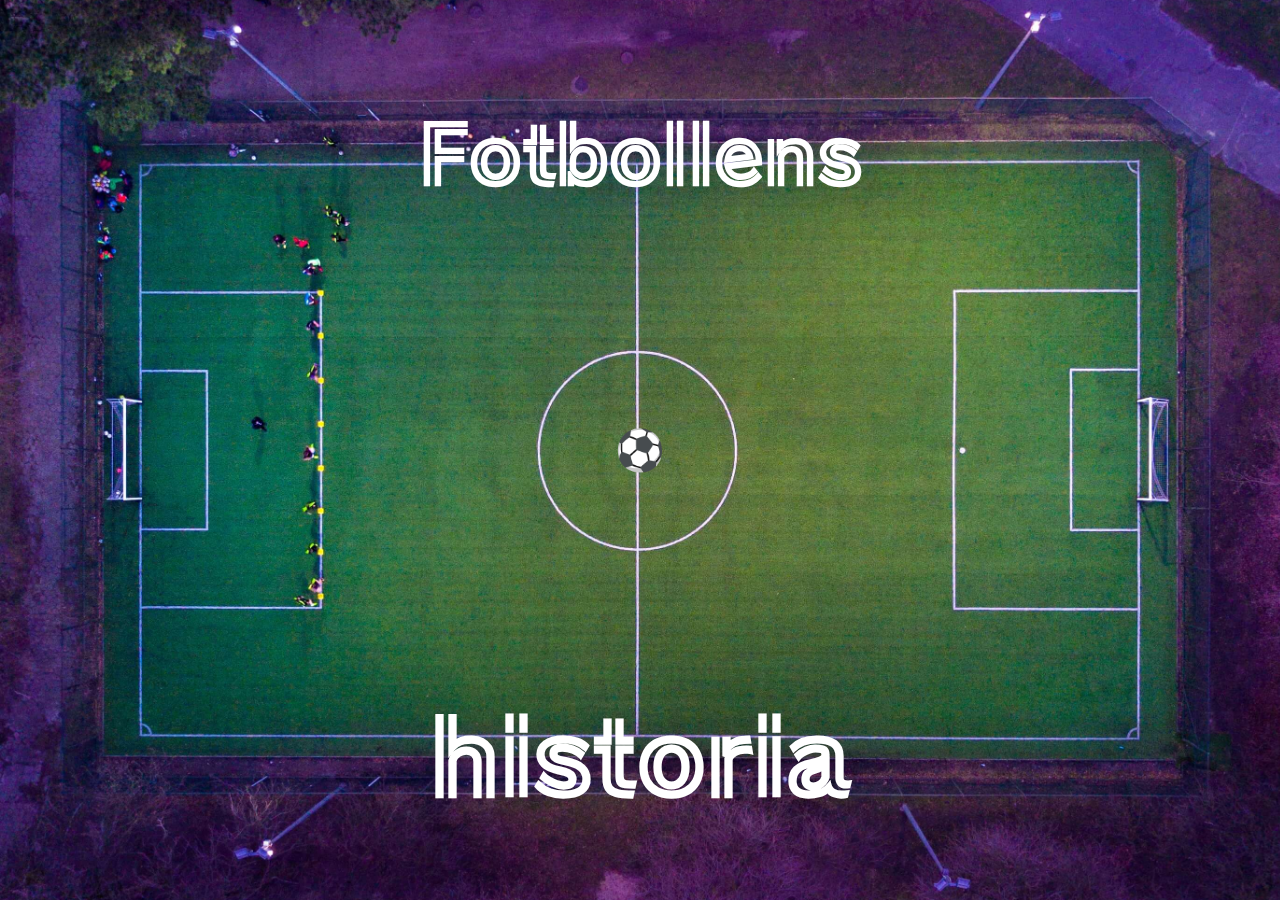
<file: index.html>
<!DOCTYPE html>
<html lang="sv">
<head>
    <meta charset="UTF-8">
    <meta http-equiv="X-UA-Compatible" content="IE=edge">
    <meta name="viewport" content="width=device-width, initial-scale=1.0">
    <title>fotbollens historia</title> <link rel="stylesheet" href="style1.css">
    <link rel="preconnect" href="https://fonts.gstatic.com">
<link href="https://fonts.googleapis.com/css2?family=Train+One&display=swap" rel="stylesheet">
</head>
<body>
     


    <div class="grid-container">
        <div class="header">
       
        <h1>Fotbollens</h1>
        <p><a href="index2.html">⚽</a></p>
        <h1>historia</h1>
        </div>


       </div>


      
</body>
</html>
</file>
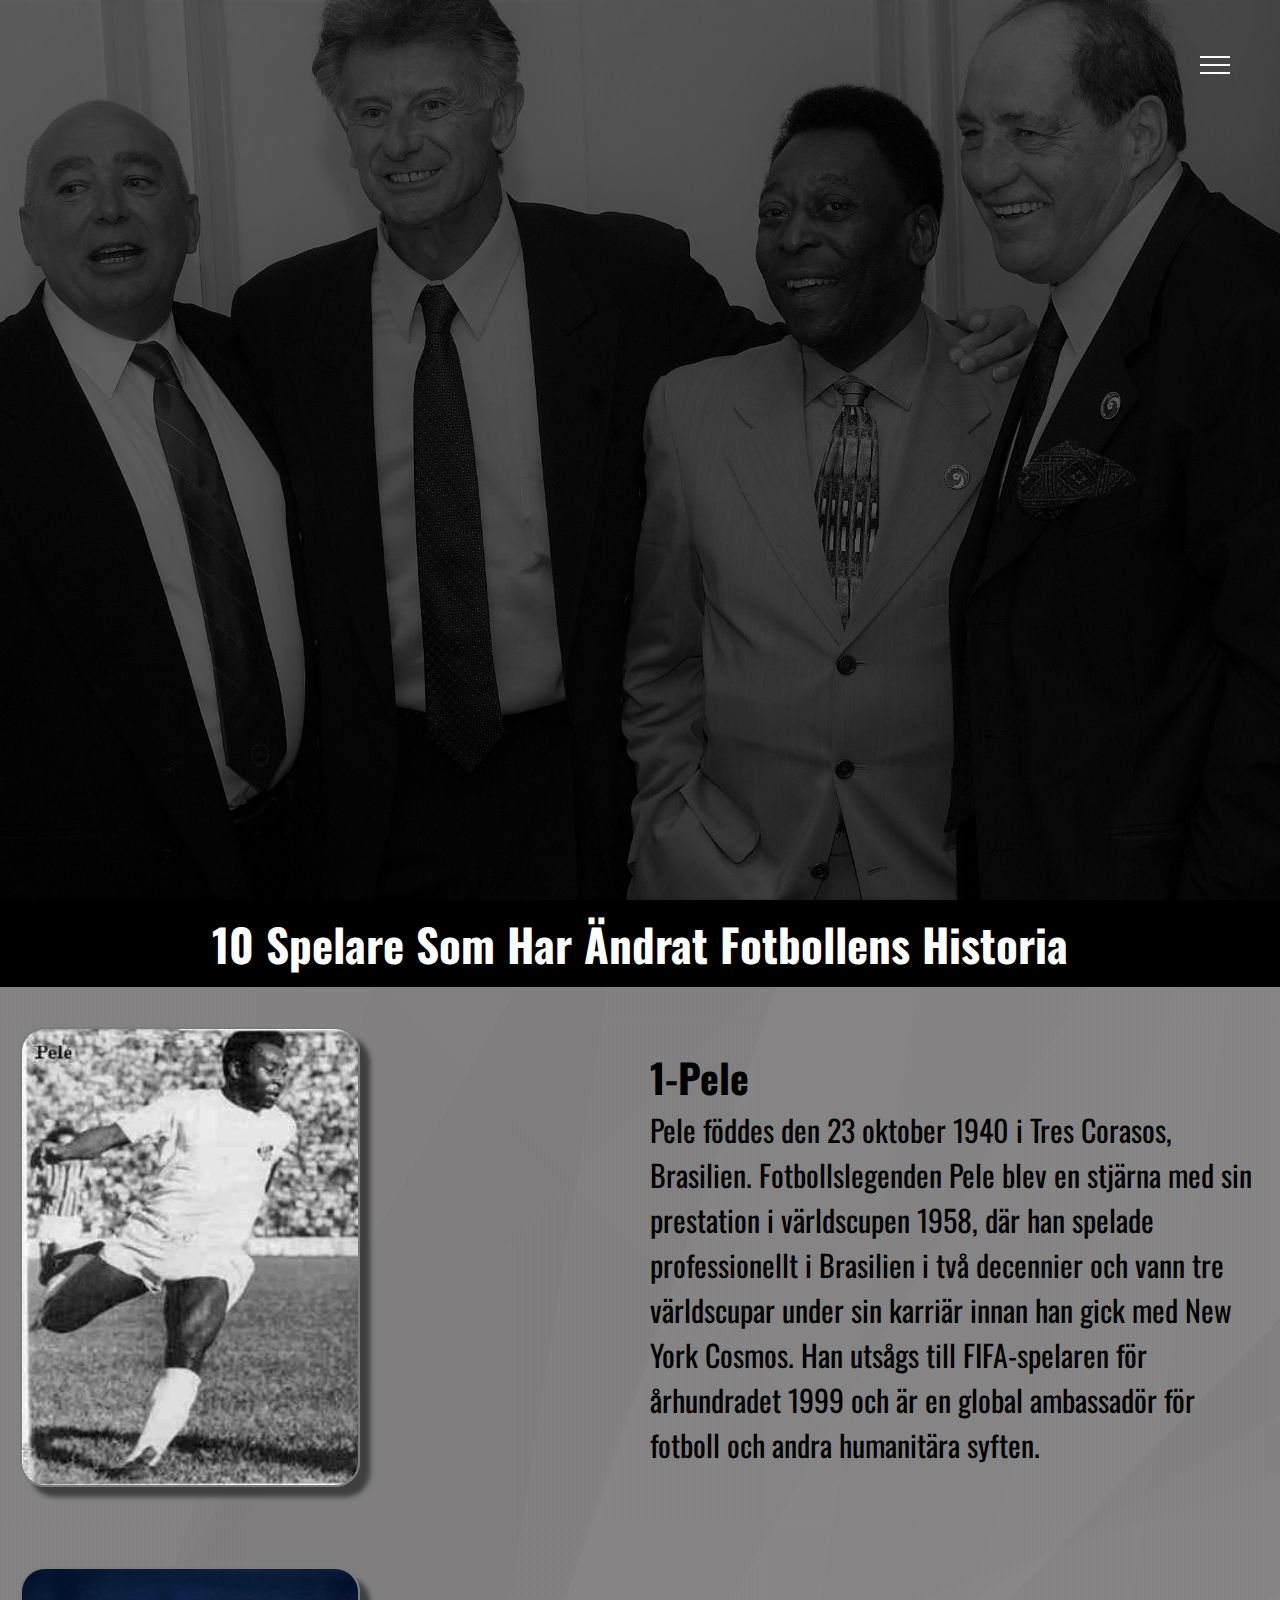
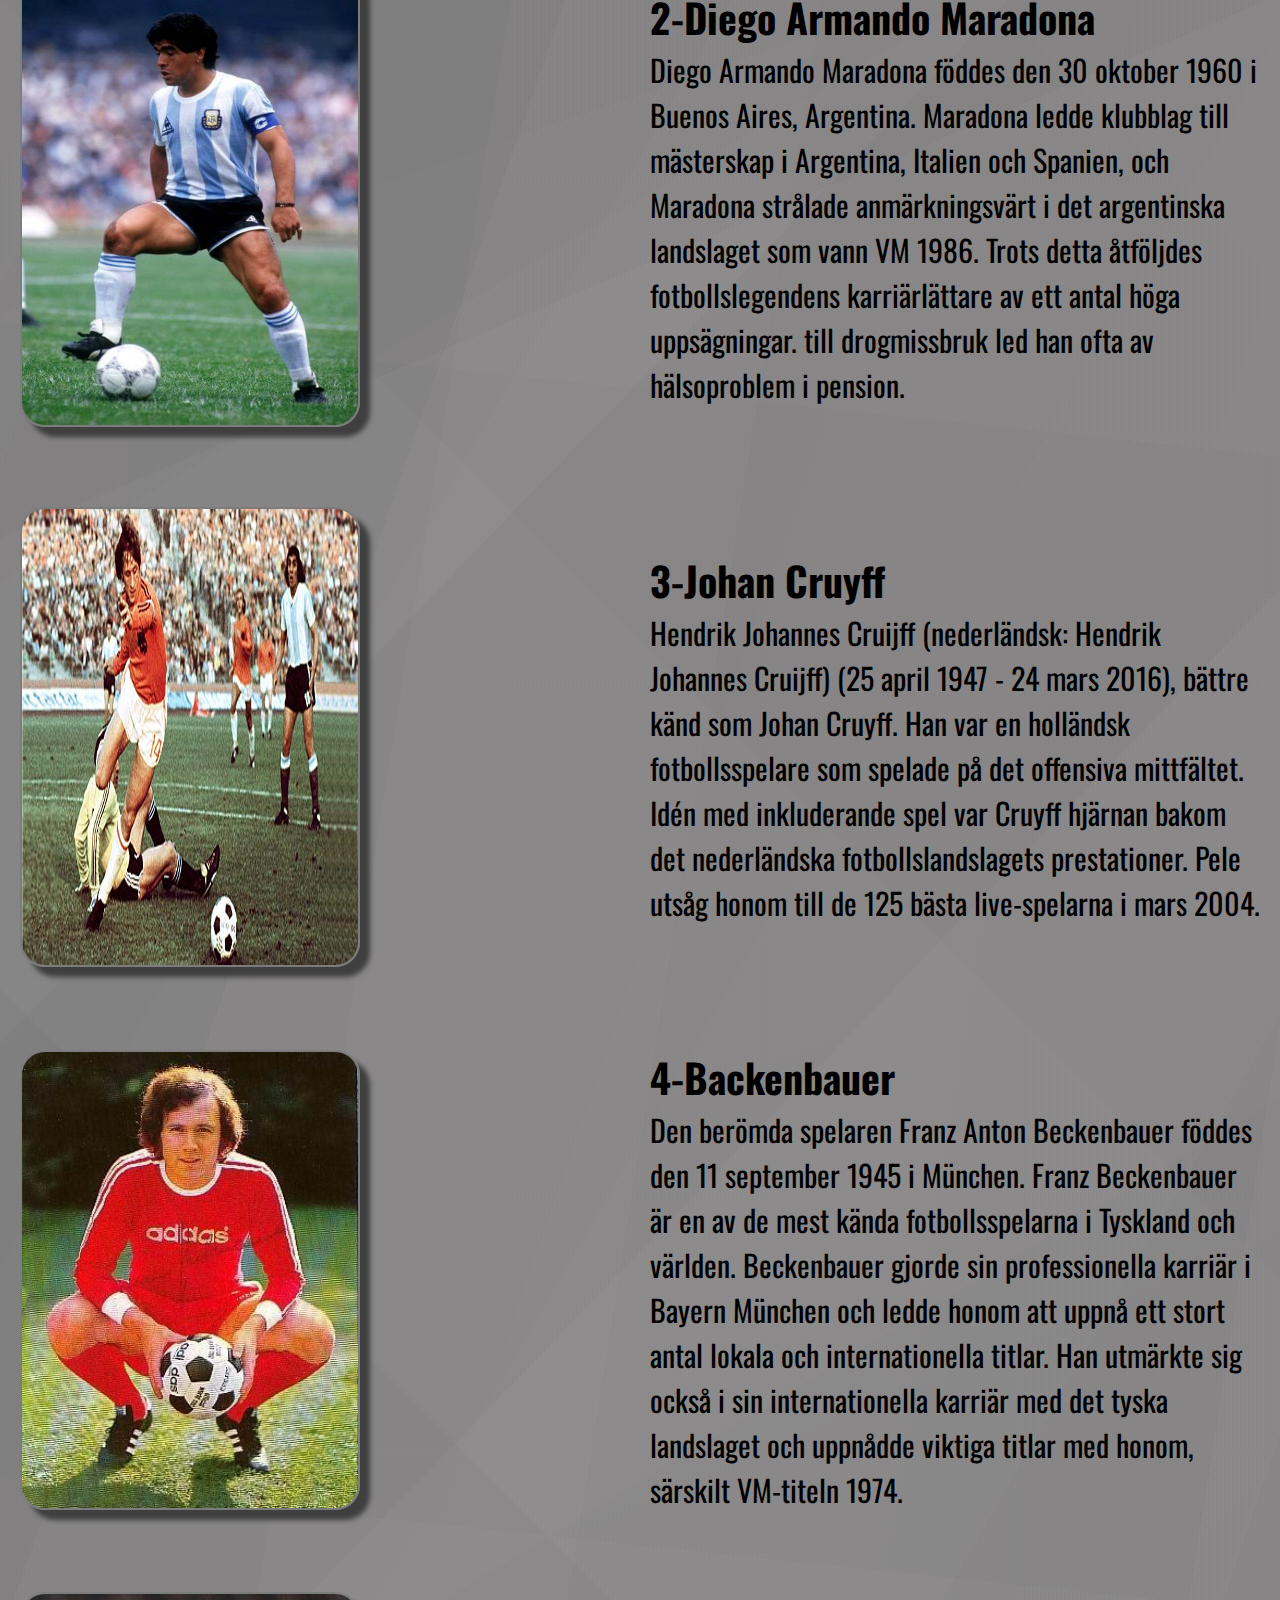
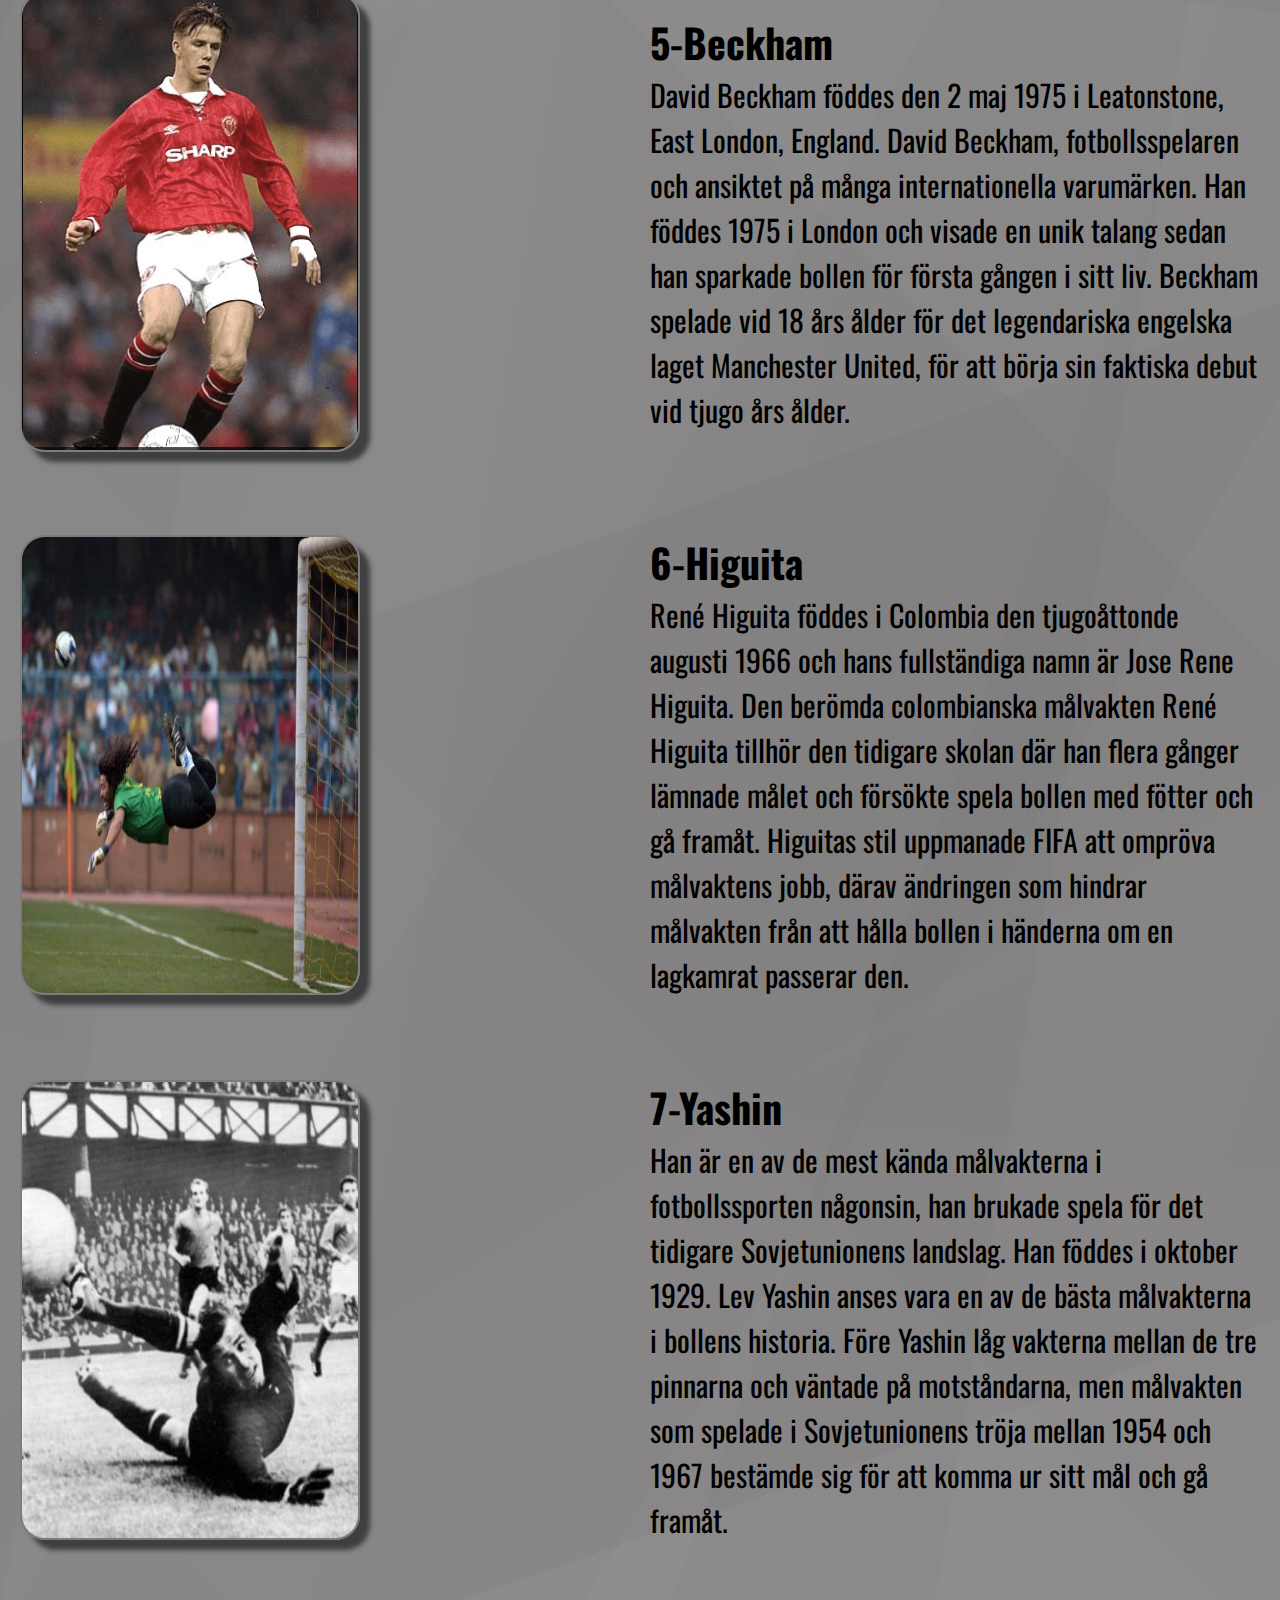
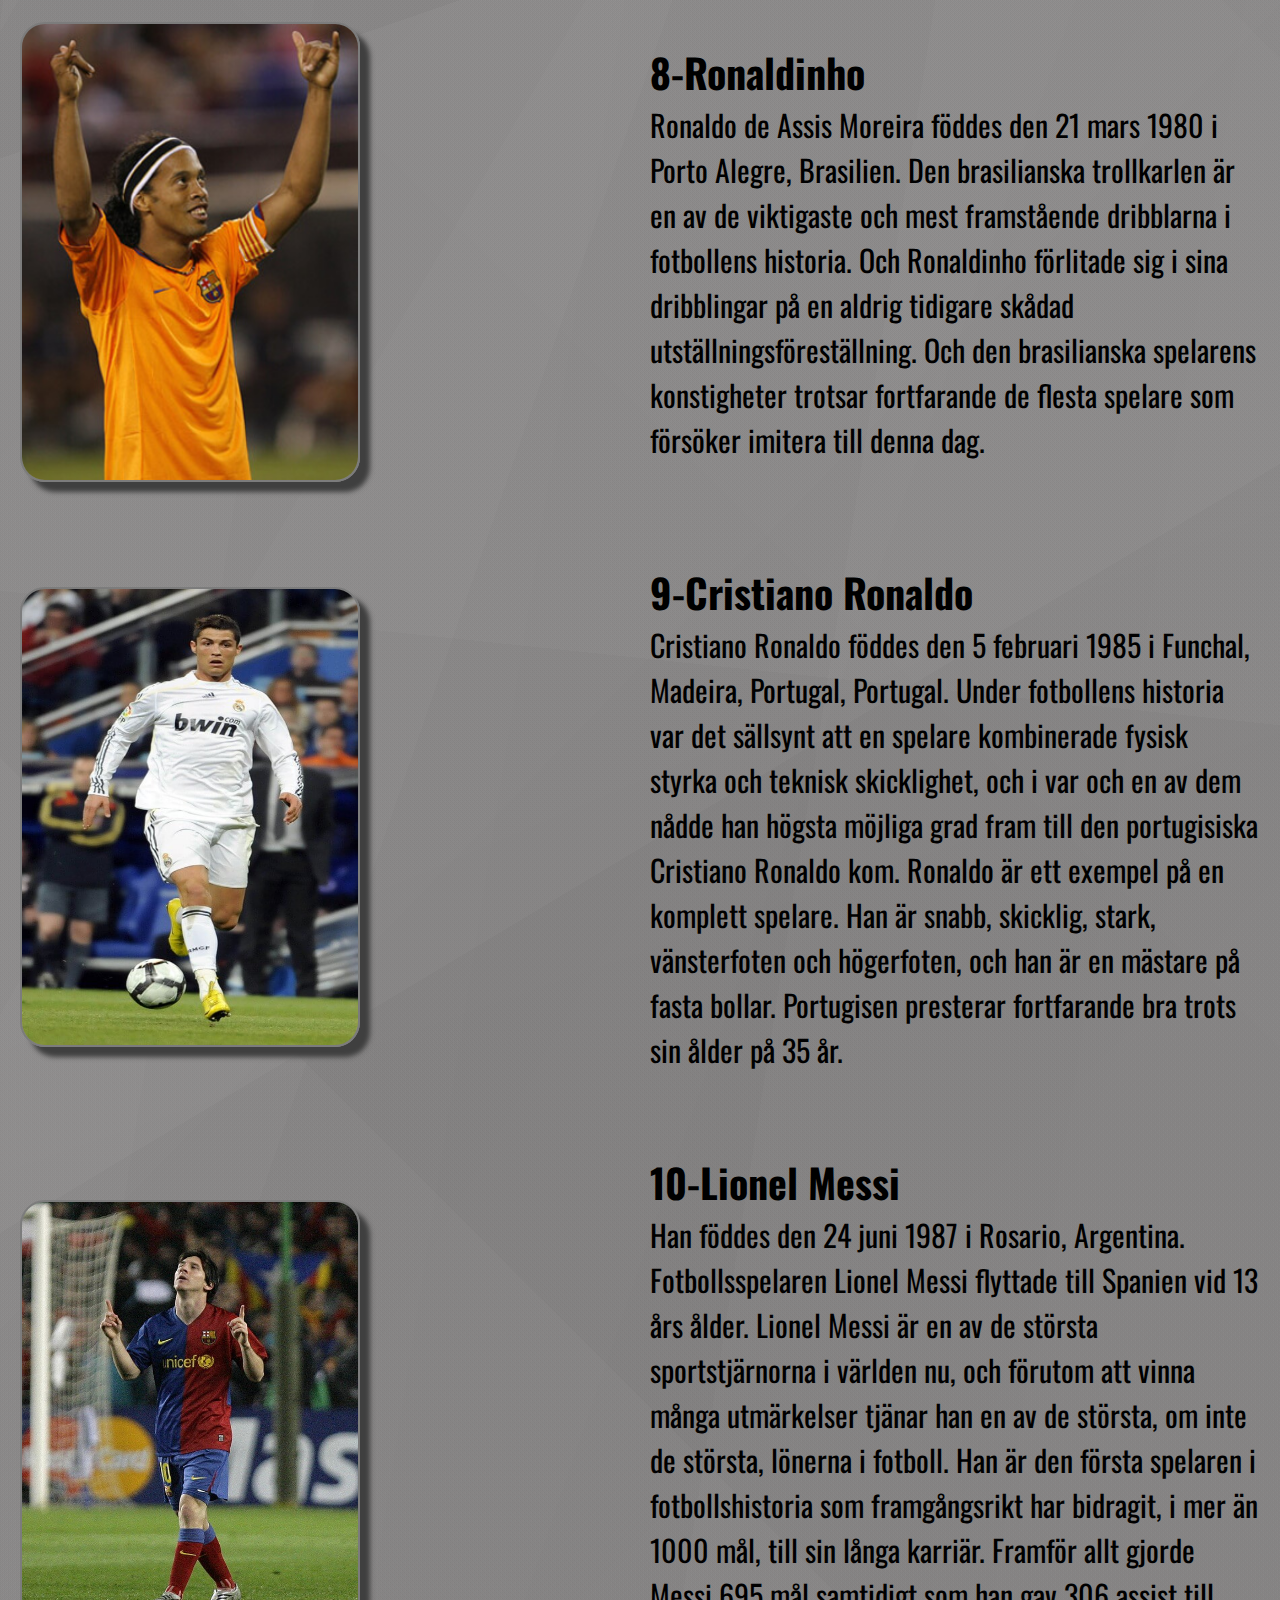
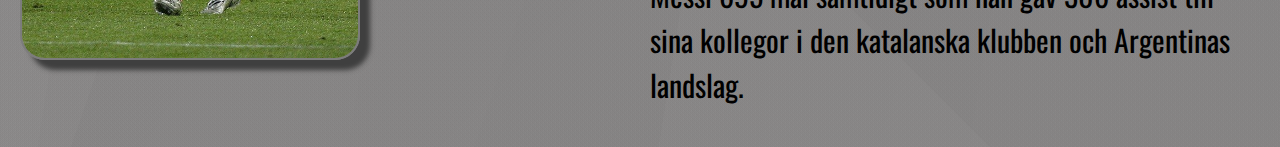
<file: fotboll-spelare.html>
<!DOCTYPE html>
<html lang="sv">
<head>
    <meta charset="UTF-8">
    <meta http-equiv="X-UA-Compatible" content="IE=edge">
    <meta name="viewport" content="width=device-width, initial-scale=1.0">
    <title>Document</title>
    <link rel="stylesheet" href="fotboll-spelare.css">

<link rel="preconnect" href="https://fonts.gstatic.com">

<link rel="preconnect" href="https://fonts.gstatic.com">

<link href="https://fonts.googleapis.com/css2?family=PT+Sans&display=swap" rel="stylesheet">

<link href="https://fonts.googleapis.com/css2?family=Karantina:wght@300;400;700&family=Source+Sans+Pro:ital,wght@0,300;1,200;1,300&display=swap" rel="stylesheet">

<link rel="preconnect" href="https://fonts.gstatic.com">
<link href="https://fonts.googleapis.com/css2?family=Oswald:wght@200&display=swap" rel="stylesheet">

</head>
<body>
    <div class="container">
        <div class="navbar-icon">
            <div class="linje linje-1"></div>
            <div class="linje linje-2"></div>
            <div class="linje linje-3"></div>

        </div>
        <header class="header">
            <div class="img-wrapper">
                <img src="bilder/legender2.jpg" alt="backgrund-bild">
            </div>
            <div class="txt">
            <h1>Fotball legender</h1>
            </div>
        </header>

        <section class="sidebar">
            <ul class="menu">
                <li class="menu-item">
                    <a href="index.html" class="menu-link" data-content="Start Sidan">Start Sidan</a>
                </li>

                <li class="menu-item">
                    <a href="index2.html" class="menu-link" data-content="Historian">Historian</a>
                </li>

                <li class="menu-item">
                    <a href="om-mig.html" class="menu-link" data-content="Om Sidan">Om Sidan</a>
                </li>
            <li class="kontakt.html">
                <a href="kontakt.html"
                class="menu-link" data-content="Kontakt">Kontakt</a>
            </li>
        </ul>
        </section>
        </div>

        <div class="innehåll">
            <h1>10 Spelare Som Har Ändrat Fotbollens Historia</h1>
            <div class="split">
              <div>
                <img src="bilder/pele.jpg" alt="pele-1" width="340" height="460">
              </div>
              <div>
                <h2>1-Pele</h2>
                <p>Pele föddes den 23 oktober 1940 i Tres Corasos, Brasilien. 
                    Fotbollslegenden Pele blev en stjärna med sin prestation i världscupen 1958, 
                    där han spelade professionellt i Brasilien i två decennier och vann tre världscupar under sin karriär innan han gick med New York Cosmos.
                    Han utsågs till FIFA-spelaren för århundradet 1999 och är en global ambassadör för fotboll och andra humanitära syften.</p>
              </div>
            </div>
          
          
     
    
          
            <div class="split">
              <div>
                <img src="bilder/maradona.jpg" alt="maradona-2" width="340" height="460">
              </div>
              <div>
                <h2>2-Diego Armando Maradona</h2>
                <p>
                  Diego Armando Maradona föddes den 30 oktober 1960 i Buenos Aires, Argentina. Maradona ledde klubblag till mästerskap i Argentina, Italien och Spanien,
                  och Maradona strålade anmärkningsvärt i det argentinska landslaget som vann VM 1986. 
                  Trots detta åtföljdes fotbollslegendens karriärlättare av ett antal höga uppsägningar. till drogmissbruk led han ofta av hälsoproblem i pension.</p>
              </div>
            </div>
          

          
            <div class="split">
              <div>
                <img src="bilder/cruyff.jpg" alt="cruyff" width="340" height="460">
              </div>
              <div>
                <h2>3-Johan Cruyff</h2>
                <p>Hendrik Johannes Cruijff (nederländsk: Hendrik Johannes Cruijff) (25 april 1947 - 24 mars 2016), bättre känd som Johan Cruyff. 
                  Han var en holländsk fotbollsspelare som spelade på det offensiva mittfältet. 
                  Idén med inkluderande spel var Cruyff hjärnan bakom det nederländska fotbollslandslagets prestationer. 
                  Pele utsåg honom till de 125 bästa live-spelarna i mars 2004.</p>
              </div>
            </div>
          

          
            <div class="split">
              <div>
                <img src="bilder/backenbauer.jpg" alt="backenbauer-4" width="340" height="460">
              </div>
              <div>
                <h2>4-Backenbauer</h2>
                <p>
                  Den berömda spelaren Franz Anton Beckenbauer föddes den 11 september 1945 i München. 
                  Franz Beckenbauer är en av de mest kända fotbollsspelarna i Tyskland och världen. 
                  Beckenbauer gjorde sin professionella karriär i Bayern München och ledde honom att uppnå ett stort antal lokala och internationella titlar. 
                  Han utmärkte sig också i sin internationella karriär med det tyska landslaget och uppnådde viktiga titlar med honom, särskilt VM-titeln 1974.</p>
              </div>
            </div>
          

          
            <div class="split">
              <div>
                <img src="bilder/beckham.png" alt="beckham-5" width="340" height="460">
              </div>
              <div>
                <h2>5-Beckham</h2>
                <p>David Beckham föddes den 2 maj 1975 i Leatonstone, East London, England. David Beckham, 
                  fotbollsspelaren och ansiktet på många internationella varumärken. 
                  Han föddes 1975 i London och visade en unik talang sedan han sparkade bollen för första gången i sitt liv. 
                  Beckham spelade vid 18 års ålder för det legendariska engelska laget Manchester United, för att börja sin faktiska debut vid tjugo års ålder.
                  </p>
              </div>
            </div>
          

          
            <div class="split">
              <div>
                <img src="bilder/higuita.jpg" alt="higuita-6" width="340" height="460">
              </div>
              <div>
                <h2>6-Higuita</h2>
                <p>René Higuita föddes i Colombia den tjugoåttonde augusti 1966 och hans fullständiga namn är Jose Rene Higuita. 
                  Den berömda colombianska målvakten René Higuita tillhör den tidigare skolan där han flera gånger lämnade målet och försökte spela bollen med fötter och gå framåt. 
                  Higuitas stil uppmanade FIFA att ompröva målvaktens jobb, 
                  därav ändringen som hindrar målvakten från att hålla bollen i händerna om en lagkamrat passerar den.</p>
              </div>
            </div>
          

          
            <div class="split">
              <div>
                <img src="bilder/yashin.jpg" alt="yashin-7" width="340" height="460">
              </div>
              <div>
                <h2>7-Yashin</h2>
                <p>Han är en av de mest kända målvakterna i fotbollssporten någonsin, 
                  han brukade spela för det tidigare Sovjetunionens landslag. 
                  Han föddes i oktober 1929. Lev Yashin anses vara en av de bästa målvakterna i bollens historia. 
                  Före Yashin låg vakterna mellan de tre pinnarna och väntade på motståndarna, 
                  men målvakten som spelade i Sovjetunionens tröja mellan 1954 och 1967 bestämde sig för att komma ur sitt mål och gå framåt.</p>
              </div>
            </div>
          

            <div class="split">
              <div>
                <img src="bilder/ronaldinho.jpg" alt="ronaldinho-8" width="340" height="460">
              </div>
              <div>
                <h2>8-Ronaldinho</h2>
                <p>Ronaldo de Assis Moreira föddes den 21 mars 1980 i Porto Alegre, Brasilien. 
                  Den brasilianska trollkarlen är en av de viktigaste och mest framstående dribblarna i fotbollens historia. 
                  Och Ronaldinho förlitade sig i sina dribblingar på en aldrig tidigare skådad utställningsföreställning. 
                  Och den brasilianska spelarens konstigheter trotsar fortfarande de flesta spelare som försöker imitera till denna dag.</p>
              </div>
            </div>
          

          
            <div class="split">
              <div>
                <img src="bilder/cristiano.jpg" alt="cristiano-9" width="340" height="460">
              </div>
              <div>
                <h2>9-Cristiano Ronaldo</h2>
                <p>Cristiano Ronaldo föddes den 5 februari 1985 i Funchal, Madeira, Portugal, Portugal. 
                  Under fotbollens historia var det sällsynt att en spelare kombinerade fysisk styrka och teknisk skicklighet, 
                  och i var och en av dem nådde han högsta möjliga grad fram till den portugisiska Cristiano Ronaldo kom. 
                  Ronaldo är ett exempel på en komplett spelare. Han är snabb, skicklig, stark, vänsterfoten och högerfoten, 
                  och han är en mästare på fasta bollar. Portugisen presterar fortfarande bra trots sin ålder på 35 år.
                  </p>
              </div>
            </div>
          

       
            <div class="split">
              <div>
                <img src="bilder/messi.jpg" alt="messi-10" width="340" height="460">
              </div>
              <div>
                <h2>10-Lionel Messi</h2>
                <p>Han föddes den 24 juni 1987 i Rosario, Argentina. Fotbollsspelaren Lionel Messi flyttade till Spanien vid 13 års ålder. 
                  Lionel Messi är en av de största sportstjärnorna i världen nu, och förutom att vinna många utmärkelser tjänar han en av de största, 
                  om inte de största, lönerna i fotboll. Han är den första spelaren i fotbollshistoria som framgångsrikt har bidragit, i mer än 1000 mål, 
                  till sin långa karriär. 
                  Framför allt gjorde Messi 695 mål samtidigt som han gav 306 assist till sina kollegor i den katalanska klubben och Argentinas landslag.
                  </p>
              </div>
            </div>
          </div>

<script src="script.js"></script>
</body>
</html>
</file>
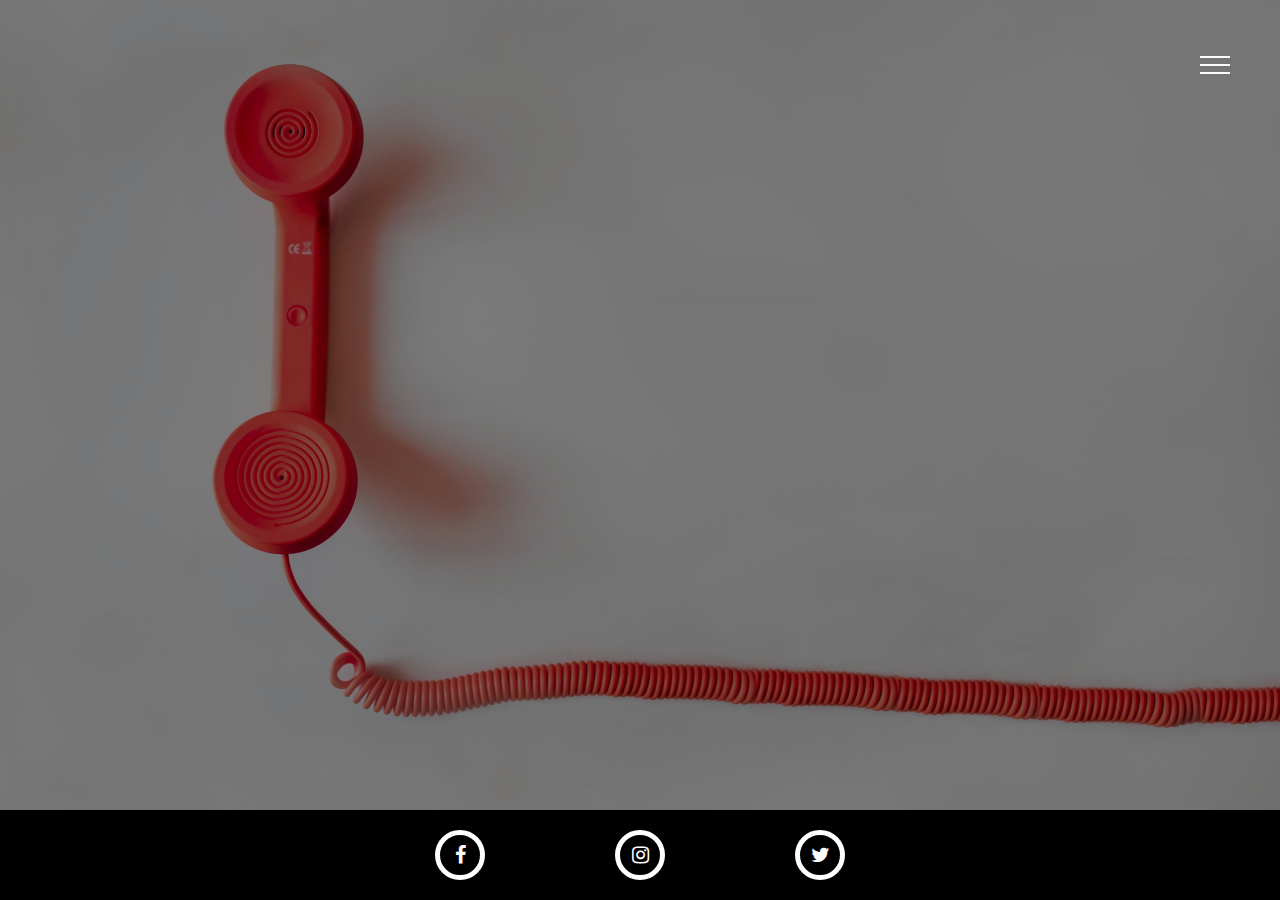
<file: kontakt.html>
<!DOCTYPE html>
<html lang="sv">
<head>
    <meta charset="UTF-8">
    <meta http-equiv="X-UA-Compatible" content="IE=edge">
    <meta name="viewport" content="width=device-width, initial-scale=1.0">
    <title>Document</title>

    
    <link rel="stylesheet" href="kontakt.css">

<link rel="preconnect" href="https://fonts.gstatic.com">

<link rel="preconnect" href="https://fonts.gstatic.com">

<link href="https://fonts.googleapis.com/css2?family=PT+Sans&display=swap" rel="stylesheet">

<link href="https://fonts.googleapis.com/css2?family=Karantina:wght@300;400;700&family=Source+Sans+Pro:ital,wght@0,300;1,200;1,300&display=swap" rel="stylesheet">

<link rel="preconnect" href="https://fonts.gstatic.com">
<link href="https://fonts.googleapis.com/css2?family=Oswald:wght@200&display=swap" rel="stylesheet">

<link rel="stylesheet" href="https://cdnjs.cloudflare.com/ajax/libs/font-awesome/4.7.0/css/font-awesome.min.css">





</head>
<body>
    <div class="container">
        <div class="navbar-icon">
            <div class="linje linje-1"></div>
            <div class="linje linje-2"></div>
            <div class="linje linje-3"></div>

        </div>
        <header class="header">
            <div class="img-wrapper">
                <img src="bilder/kontakt.jpg" alt="backgrund-bild">
            </div>
            <div class="txt">
            <h1>Kontakta Mig</h1>
            </div>
            
        </header>
        
        <div class="social">
            <ul class="icons">
             <li class="facebook"><a href="https://facebook.com"><i class="fa fa-facebook"></i></a></li>

             <li class="instagram"><a href="https://instagram.com"><i class="fa fa-instagram"></i></a></li>
             
             <li class="twitter"><a href="https://twitter.com"><i class="fa fa-twitter"></i></a></li>
            </ul>
           </div>
     
   

        <section class="sidebar">
            <ul class="menu">
                <li class="menu-item">
                    <a href="index.html" class="menu-link" data-content="Start Sidan">Start Sidan</a>
                </li>

                <li class="menu-item">
                    <a href="index2.html" class="menu-link" data-content="Historian">Historian</a>
                </li>

                <li class="menu-item">
                    <a href="om-mig.html" class="menu-link" data-content="Om Sidan">Om Sidan</a>
                </li>
            <li class="kontakt.html">
                <a href="kontakt.html"
                class="menu-link" data-content="Kontakt">Kontakt</a>
            </li>
        </ul>

        </section>
        </div>

    

<script src="script.js"></script>
</body>
</html>
</file>
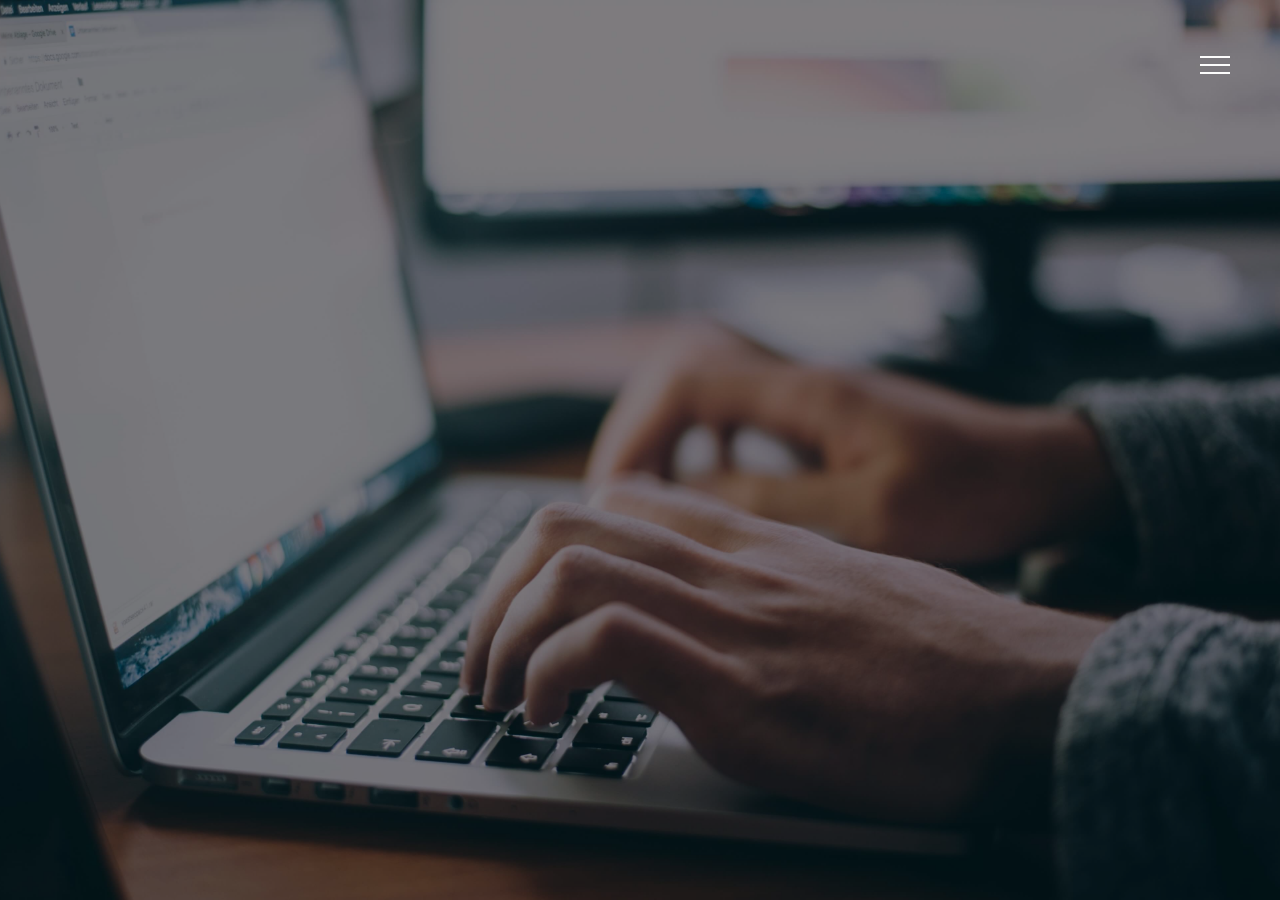
<file: om-mig.html>
<!DOCTYPE html>
<html lang="sv">
<head>
    <meta charset="UTF-8">
    <meta http-equiv="X-UA-Compatible" content="IE=edge">
    <meta name="viewport" content="width=device-width, initial-scale=1.0">
    <title>Document</title>
    <link rel="stylesheet" href="om-mig.css">

<link rel="preconnect" href="https://fonts.gstatic.com">

<link rel="preconnect" href="https://fonts.gstatic.com">

<link href="https://fonts.googleapis.com/css2?family=PT+Sans&display=swap" rel="stylesheet">

<link href="https://fonts.googleapis.com/css2?family=Karantina:wght@300;400;700&family=Source+Sans+Pro:ital,wght@0,300;1,200;1,300&display=swap" rel="stylesheet">

<link rel="preconnect" href="https://fonts.gstatic.com">
<link href="https://fonts.googleapis.com/css2?family=Oswald:wght@200&display=swap" rel="stylesheet">

</head>
<body>
    <div class="container">
        <div class="navbar-icon">
            <div class="linje linje-1"></div>
            <div class="linje linje-2"></div>
            <div class="linje linje-3"></div>

        </div>
        <header class="header">
            <div class="img-wrapper">
                <img src="bilder/om-mig.jpg" alt="backgrund-bild">
            </div>
            <div class="txt">
            <h1>Välkommen</h1>
            <p>I den här sidan hittar du många intressanta information om fotboll och dess historia.Fotboll är världens mest kända sport, därför är det viktigt att veta om dens historia. Jag HAMZA NAHHAS har skapat den här sidan för att visa hur fotboll har ändrats genom tiderna.</p>
            </div>
        </header>

        <section class="sidebar">
            <ul class="menu">
                <li class="menu-item">
                    <a href="index.html" class="menu-link" data-content="Start Sidan">Start Sidan</a>
                </li>

                <li class="menu-item">
                    <a href="index2.html" class="menu-link" data-content="Historian">Historian</a>
                </li>

                <li class="menu-item">
                    <a href="om-mig.html" class="menu-link" data-content="Om Sidan">Om Sidan</a>
                </li>
            <li class="kontakt.html">
                <a href="kontakt.html"
                class="menu-link" data-content="Kontakt">Kontakt</a>
            </li>
        </ul>
        </section>
        </div>

       

<script src="script.js"></script>
</body>
</html>
</file>
<file: style1.css>
*{
    margin: 0;
    padding: 0;
}


/*Grid container innehåll*/

.grid-container {
  display: grid;
  grid-template-columns: 1fr 0fr 0fr 0fr;
  grid-template-rows: 100vh 0fr 0fr 0fr;
  grid-template-areas:
    "header header header header"
  }

  /*Rubrik*/

  .header { 
      grid-area: header; 
      width: 100%;
      background-image: url('bilder/bg-index1.jpg');
      background-position:center;
      background-size: cover;
      padding-right:2.5%;
      

      display: grid;
      grid-template-columns: 1fr;
      grid-template-rows: 1fr 1fr 1fr;
  }

  .header h1
 {
  margin: 0;
  padding: 0;
  justify-self: center;
  align-self: center;

}

  .header>h1:first-of-type{
    font-size: 5rem;
    color: white;
    font-family: 'Train One', cursive;
    
  }
  .header>h1:nth-child(3){
    font-size:6.5rem;
    color: white;
    font-family: 'Train One', cursive;
    
  }
  .header>p{
    font-size: 40px;
    justify-self: center;
    align-self: center;

  }
  .header>p>a{
    /* boll */
    display: flex;
    text-decoration:none;
    transition: 0.3s;
    display: block;
    width: 100%;
    
  }
  .header>p>a:hover{
    transition: 0.3s;
    transform: scale(1.5) rotate(25deg);

  }

.header>h1{
  animation-name: färger;
  animation-duration: 6s;
  animation-iteration-count: infinite;
}

@keyframes färger{
  0%   {color:red; left:200px; top:200px;}
  25%  {color:yellow; left:200px; top:0px;}
  50%  {color:orange; left:200px; top:200px;}
  75%  {color:purple; left:0px; top:200px;}
  100% {color:black; left:0px; top:0px;}
}


@media screen and (max-width: 700px) {
  .header > h1:first-of-type, .header > h1:nth-child(3){
    font-size: 3rem;
  }
}

@media screen and (max-width: 500px) {
  .header > h1:first-of-type, .header > h1:nth-child(3){
    font-size: 2rem;
  }
}

  /*lista*/
</file>
<file: fotboll-spelare.css>
*{
    margin: 0;
    padding: 0;
    outline: none;
    box-sizing: border-box;
    list-style: none;
    text-decoration: none;
}

html{
    font-size: 62.5%;
}
/* css för Navbarens utseende */
.navbar-icon{
width: 3rem ;
height: 3rem;
position: fixed;
top: 5rem;
right: 5rem;
z-index: 200;
display: flex;
flex-direction: column;
justify-content: space-evenly;
cursor: pointer;
transition:right 0.7s;
}
.change .navbar-icon{
    right: 20vw;
}

.linje{
width: 100%;
height: 0.2rem;
background-color:rgb(252, 252, 252);
}

.change .linje-1{
    transform: rotate(45deg)
    translate(0.3rem, 0.8rem);
}
.change .linje-2{
    opacity: 0;
    visibility: hidden;
}
.change .linje-3{
    transform: rotate(-45deg)
    translate(0.3rem,-0.8rem);
}
/* slut på navbar */

/* css för backgrunden och texten*/
.header{
    width: 100%;
    height: 100vh;
    position: relative;
    perspective: 100rem;
    overflow: hidden;

}

.img-wrapper{
    width: 100%;
    height: 100%;
    background-color: rgba(0,0,0,
    1);

    overflow: hidden;

}
.img-wrapper img {
    width: 100%;
    height: 100%;
    object-fit: cover;
    opacity: 0.5;
    animation-name: scale;
    animation-duration: 10s;
}
@keyframes scale {
    0% {
        transform: scale(1.5);
    }
    100% {
        transform: scale(1);
    }
}


.txt h1:nth-child(1){
    position: absolute;
    top: 40%;
   text-align: center;
    font-family:'karantina',serif;
    font-size: 5.5vw;
    font-weight: 300;
    color: white;
    width: 100%;
    line-height: 10rem;
    letter-spacing: 1.5rem;
    opacity: 0;
    animation: flytta-upp-texten 3s forwards;
   
}


@keyframes flytta-upp-texten {
0%{
    transform: translateY(40rem) rotatey(-20deg);
}
100% {
    transform: translateY(0)
    rotate(0);
    opacity: 1;
}
}
 .sidebar{
     width: 26vw;
     height: 100vh;
     position: fixed;
     top: 0;
     right: -40rem;
     background-color: black;
     transition: right 0.7s;
 }

 @media screen and (max-width: 44rem) {
  .sidebar{
    width: 34vw;
  }
}
 
 .change .sidebar{
     right: 0%;
 }
 .menu{
     position: absolute;
     top:40%;
     left: 50%;
     transform: translate(-50%,-50%);
 }

 .menu-link{
     font-family:'karantina';
     font-size: 6rem;
     color:rgb(255, 255, 255);
     position: relative;
 }

.menu-link::before{
    content: attr(data-content);
    position: absolute;
    top: 0;
    left: 0;
    color: rgb(196, 124, 17);
    width: 0;
    overflow: hidden;
    white-space: nowrap;
    transition:width 0.6s;
}
.menu-link:hover::before{
width: 100%;
}


/* Css för Innehållet */
.innehåll{
background-image: linear-gradient(161deg, rgba(121, 121, 121, 0.02) 0%, rgba(121, 121, 121, 0.02) 16.667%,rgba(193, 193, 193, 0.02) 16.667%, rgba(193, 193, 193, 0.02) 33.334%,rgba(177, 177, 177, 0.02) 33.334%, rgba(177, 177, 177, 0.02) 50.001000000000005%,rgba(5, 5, 5, 0.02) 50.001%, rgba(5, 5, 5, 0.02) 66.668%,rgba(229, 229, 229, 0.02) 66.668%, rgba(229, 229, 229, 0.02) 83.33500000000001%,rgba(211, 211, 211, 0.02) 83.335%, rgba(211, 211, 211, 0.02) 100.002%),linear-gradient(45deg, rgba(223, 223, 223, 0.02) 0%, rgba(223, 223, 223, 0.02) 14.286%,rgba(70, 70, 70, 0.02) 14.286%, rgba(70, 70, 70, 0.02) 28.572%,rgba(109, 109, 109, 0.02) 28.572%, rgba(109, 109, 109, 0.02) 42.858%,rgba(19, 19, 19, 0.02) 42.858%, rgba(19, 19, 19, 0.02) 57.144%,rgba(180, 180, 180, 0.02) 57.144%, rgba(180, 180, 180, 0.02) 71.42999999999999%,rgba(63, 63, 63, 0.02) 71.43%, rgba(63, 63, 63, 0.02) 85.71600000000001%,rgba(87, 87, 87, 0.02) 85.716%, rgba(87, 87, 87, 0.02) 100.002%),linear-gradient(337deg, rgba(142, 142, 142, 0.02) 0%, rgba(142, 142, 142, 0.02) 20%,rgba(164, 164, 164, 0.02) 20%, rgba(164, 164, 164, 0.02) 40%,rgba(203, 203, 203, 0.02) 40%, rgba(203, 203, 203, 0.02) 60%,rgba(228, 228, 228, 0.02) 60%, rgba(228, 228, 228, 0.02) 80%,rgba(54, 54, 54, 0.02) 80%, rgba(54, 54, 54, 0.02) 100%),linear-gradient(314deg, rgba(187, 187, 187, 0.02) 0%, rgba(187, 187, 187, 0.02) 12.5%,rgba(170, 170, 170, 0.02) 12.5%, rgba(170, 170, 170, 0.02) 25%,rgba(214, 214, 214, 0.02) 25%, rgba(214, 214, 214, 0.02) 37.5%,rgba(187, 187, 187, 0.02) 37.5%, rgba(187, 187, 187, 0.02) 50%,rgba(190, 190, 190, 0.02) 50%, rgba(190, 190, 190, 0.02) 62.5%,rgba(6, 6, 6, 0.02) 62.5%, rgba(6, 6, 6, 0.02) 75%,rgba(206, 206, 206, 0.02) 75%, rgba(206, 206, 206, 0.02) 87.5%,rgba(171, 171, 171, 0.02) 87.5%, rgba(171, 171, 171, 0.02) 100%),linear-gradient(300deg, rgba(243, 243, 243, 0.01) 0%, rgba(243, 243, 243, 0.01) 12.5%,rgba(209, 209, 209, 0.01) 12.5%, rgba(209, 209, 209, 0.01) 25%,rgba(179, 179, 179, 0.01) 25%, rgba(179, 179, 179, 0.01) 37.5%,rgba(3, 3, 3, 0.01) 37.5%, rgba(3, 3, 3, 0.01) 50%,rgba(211, 211, 211, 0.01) 50%, rgba(211, 211, 211, 0.01) 62.5%,rgba(151, 151, 151, 0.01) 62.5%, rgba(151, 151, 151, 0.01) 75%,rgba(16, 16, 16, 0.01) 75%, rgba(16, 16, 16, 0.01) 87.5%,rgba(242, 242, 242, 0.01) 87.5%, rgba(242, 242, 242, 0.01) 100%),linear-gradient(6deg, rgba(31, 31, 31, 0.02) 0%, rgba(31, 31, 31, 0.02) 20%,rgba(193, 193, 193, 0.02) 20%, rgba(193, 193, 193, 0.02) 40%,rgba(139, 139, 139, 0.02) 40%, rgba(139, 139, 139, 0.02) 60%,rgba(14, 14, 14, 0.02) 60%, rgba(14, 14, 14, 0.02) 80%,rgba(122, 122, 122, 0.02) 80%, rgba(122, 122, 122, 0.02) 100%),linear-gradient(279deg, rgba(190, 190, 190, 0.02) 0%, rgba(190, 190, 190, 0.02) 14.286%,rgba(160, 160, 160, 0.02) 14.286%, rgba(160, 160, 160, 0.02) 28.572%,rgba(23, 23, 23, 0.02) 28.572%, rgba(23, 23, 23, 0.02) 42.858%,rgba(60, 60, 60, 0.02) 42.858%, rgba(60, 60, 60, 0.02) 57.144%,rgba(149, 149, 149, 0.02) 57.144%, rgba(149, 149, 149, 0.02) 71.42999999999999%,rgba(4, 4, 4, 0.02) 71.43%, rgba(4, 4, 4, 0.02) 85.71600000000001%,rgba(50, 50, 50, 0.02) 85.716%, rgba(50, 50, 50, 0.02) 100.002%),linear-gradient(109deg, rgba(124, 124, 124, 0.03) 0%, rgba(124, 124, 124, 0.03) 12.5%,rgba(61, 61, 61, 0.03) 12.5%, rgba(61, 61, 61, 0.03) 25%,rgba(187, 187, 187, 0.03) 25%, rgba(187, 187, 187, 0.03) 37.5%,rgba(207, 207, 207, 0.03) 37.5%, rgba(207, 207, 207, 0.03) 50%,rgba(206, 206, 206, 0.03) 50%, rgba(206, 206, 206, 0.03) 62.5%,rgba(118, 118, 118, 0.03) 62.5%, rgba(118, 118, 118, 0.03) 75%,rgba(89, 89, 89, 0.03) 75%, rgba(89, 89, 89, 0.03) 87.5%,rgba(96, 96, 96, 0.03) 87.5%, rgba(96, 96, 96, 0.03) 100%),linear-gradient(329deg, rgba(35, 35, 35, 0.02) 0%, rgba(35, 35, 35, 0.02) 20%,rgba(246, 246, 246, 0.02) 20%, rgba(246, 246, 246, 0.02) 40%,rgba(118, 118, 118, 0.02) 40%, rgba(118, 118, 118, 0.02) 60%,rgba(245, 245, 245, 0.02) 60%, rgba(245, 245, 245, 0.02) 80%,rgba(140, 140, 140, 0.02) 80%, rgba(140, 140, 140, 0.02) 100%),linear-gradient(90deg, rgb(135,133,133),rgb(135,133,133));}

    .innehåll img {
      display: block;
      max-width: 90%;
      margin-left: 2rem;
      border:2px solid rgb(124, 124, 124);
      border-radius: 10%;
      -moz-box-shadow: 10px 10px 5px rgb(63, 63, 63);
      -webkit-box-shadow: 10px 10px 5px rgb(63, 63, 63);
      box-shadow: 10px 10px 5px rgb(63, 63, 63);
      -moz-border-radius:25px;
      -webkit-border-radius:25px;
      }

      .innehåll> .split{
        padding: 4rem 0;
        @media (min-width: 40em) {
          header,
          section {
            padding: 7rem 0;
          }
        }
      }


      .innehåll {
        margin: auto;
        width: min(100%, 300rem);
      }
      
      .split {
        display: flex;
        flex-direction: column;
        justify-content: center;
        align-items: center;
      }
      
      @media (min-width: 40em) {
        .split {
          flex-direction: row;
        }
      
        .split > * {
          flex-basis: 100%;
        }
      
        .split > * + * {
          margin-left: 2em;
        }
      }

  .innehåll h1{
    background-color: rgb(0, 0, 0);
    color: white;
    text-align: center;
    font-size: 4.5rem;
    padding-bottom: 1rem;
    padding-top: 1rem;
    font-family: 'Oswald', sans-serif;
  }

.innehåll p{
  font-family: 'Oswald', sans-serif;
  font-size: 3rem;
  padding-right: 2rem;
}

@media (max-width: 69.5em) {
  .innehåll p {
    padding-top: 5rem;
  }
}

.innehåll h2{
  font-family: 'Oswald', sans-serif;
  font-size: 4rem;
  
}
</file>
<file: kontakt.css>
*{
    margin: 0;
    padding: 0;
    outline: none;
    box-sizing: border-box;
    list-style: none;
    text-decoration: none;
}

html{
    font-size: 62.5%;
}
/* css för Navbarens utseende */
.navbar-icon{
width: 3rem ;
height: 3rem;
position: fixed;
top: 5rem;
right: 5rem;
z-index: 200;
display: flex;
flex-direction: column;
justify-content: space-evenly;
cursor: pointer;
transition:right 0.7s;
}
.change .navbar-icon{
    right: 20vw;
}

.linje{
width: 100%;
height: 0.2rem;
background-color:rgb(252, 252, 252);
}

.change .linje-1{
    transform: rotate(45deg)
    translate(0.3rem, 0.8rem);
}
.change .linje-2{
    opacity: 0;
    visibility: hidden;
}
.change .linje-3{
    transform: rotate(-45deg)
    translate(0.3rem,-0.8rem);
}
/* slut på navbar */

/* css för backgrunden och texten*/
.header{
    width: 100%;
    height: 90vh;
    position: relative;
    perspective: 100rem;
    overflow: hidden;

}

.img-wrapper{
    width: 100%;
    height: 100%;
    background-color: rgba(0,0,0,
    1);

    overflow: hidden;

}
.img-wrapper img {
    width: 100%;
    height: 100%;
    object-fit: cover;
    opacity: 0.5;
    animation-name: scale;
    animation-duration: 10s;
}
@keyframes scale {
    0% {
        transform: scale(1.5);
    }
    100% {
        transform: scale(1);
    }
}


.txt h1:nth-child(1){
    position: absolute;
    top: 40%;
    text-align: center;
    font-family:'karantina',serif;
    font-size: 5.5vw;
    font-weight: 300;
    color: white;
    width: 100%;
    line-height: 10rem;
    letter-spacing: 1.5rem;
    opacity: 0;
    animation: flytta-upp-texten 3s forwards;
   
}


@keyframes flytta-upp-texten {
0%{
    transform: translateY(40rem) rotatey(-20deg);
}
100% {
    transform: translateY(0)
    rotate(0);
    opacity: 1;
}
}
 .sidebar{
     width: 26vw;
     height: 100vh;
     position: fixed;
     top: 0;
     right: -40rem;
     background-color: black;
     transition: right 0.7s;
 }
 @media screen and (max-width: 44rem) {
    .sidebar{
      width: 34vw;
    }
  }
 
 .change .sidebar{
     right: 0%;
 }
 .menu{
     position: absolute;
     top:40%;
     left: 50%;
     transform: translate(-50%,-50%);
 }

 .menu-link{
     font-family:'karantina';
     font-size: 6rem;
     color:rgb(255, 255, 255);
     position: relative;
 }

.menu-link::before{
    content: attr(data-content);
    position: absolute;
    top: 0;
    left: 0;
    color: rgb(196, 124, 17);
    width: 0;
    overflow: hidden;
    white-space: nowrap;
    transition:width 0.6s;
}
.menu-link:hover::before{
width: 100%;
}

.social a{
    color: white;
}
.social{
    background-color: #000000;
    justify-content: center;
    align-items: center;
    display: flex;
   }
   .icons{
    padding: 2rem;
    width: 45rem;
    justify-content: space-between;
    align-items: center;
    list-style: none;
    display: flex;
   }
   .facebook{
    cursor: pointer;
    color: white;
    width: 50px;
    height: 50px;
    display: flex;
    justify-content: center;
    align-items: center;
    border:5px solid white;
    border-radius: 50%;
    font-size: 20px;
    transition: all 0.3s;
   }
   .instagram{
    cursor: pointer;
    color: white;
    width: 50px;
    height: 50px;
    display: flex;
    justify-content: center;
    align-items: center;
    border:5px solid white;
    border-radius: 50%;
    font-size: 20px;
    transition: all 0.3s;
   }
  
   .twitter{
    cursor: pointer;
    color: white;
    width: 50px;
    height: 50px;
    display: flex;
    justify-content: center;
    align-items: center;
    border:5px solid white;
    border-radius: 50%;
    font-size: 20px;
    transition: all 0.3s;
   }
  
   .facebook:hover{
    border-color: #3542f0;
    box-shadow: 0 0 20px #404cf5;
    color: #3541f1;
   }
   .instagram:hover{
    background: #cc2b5e;  
    background: -webkit-linear-gradient(to right, #753a88, #cc2b5e); 
    background: linear-gradient(to right, #753a88, #cc2b5e);
    border-color: rgb(204, 117, 3)
   }

   

   .twitter:hover{
    border-color: #00B8D4;
    box-shadow: 0 0 20px #00B8D4;
    color: #00B8D4;
   }
</file>
<file: om-mig.css>
*{
    margin: 0;
    padding: 0;
    outline: none;
    box-sizing: border-box;
    list-style: none;
    text-decoration: none;
}

html{
    font-size: 62.5%;
}
/* css för Navbarens utseende */
.navbar-icon{
width: 3rem ;
height: 3rem;
position: fixed;
top: 5rem;
right: 5rem;
z-index: 200;
display: flex;
flex-direction: column;
justify-content: space-evenly;
cursor: pointer;
transition:right 0.7s;
}
.change .navbar-icon{
    right: 20vw;
}

.linje{
width: 100%;
height: 0.2rem;
background-color:rgb(252, 252, 252);
}

.change .linje-1{
    transform: rotate(45deg)
    translate(0.3rem, 0.8rem);
}
.change .linje-2{
    opacity: 0;
    visibility: hidden;
}
.change .linje-3{
    transform: rotate(-45deg)
    translate(0.3rem,-0.8rem);
}
/* slut på navbar */

/* css för backgrunden och texten*/
.header{
    width: 100%;
    height: 100vh;
    position: relative;
    perspective: 100rem;
    overflow: hidden;

}

.img-wrapper{
    width: 100%;
    height: 100%;
    background-color: rgba(0,0,0,
    1);

    overflow: hidden;

}
.img-wrapper img {
    width: 100%;
    height: 100%;
    object-fit: cover;
    opacity: 0.5;
    animation-name: scale;
    animation-duration: 10s;
}
@keyframes scale {
    0% {
        transform: scale(1.5);
    }
    100% {
        transform: scale(1);
    }
}


.txt h1{
    position: absolute;
    top: 15%;
    text-align: center;
    font-family:'karantina',serif;
    font-size: 6vw;
    font-weight: 300;
    color: white;
    width: 100%;
    line-height: 10rem;
    letter-spacing: 1.5rem;
    opacity: 0;
    animation: flytta-upp-texten 3s forwards;
   
}
.txt p{
    padding-left: 29%;
    position: absolute;
    text-align: center;
    top: 30%;
    font-family:'karantina',serif;
    font-size: 4rem;
    font-weight: 300;
    color: white;
    width: 70%;
    line-height: 5rem;
    letter-spacing: 0.4rem;
    opacity: 0;
    animation: flytta-upp-texten 3s forwards;
}
@media screen and (max-width: 80rem) {
    .txt p{
      font-size: 3rem;
    }
  }
  @media screen and (max-width: 50rem) {
    .txt p{
      font-size: 2.5rem;
    }
  }
  @media screen and (max-width: 40rem) {
    .txt p{
      width: 100%;
      right: 15%;
    }
  }
  @media screen and (max-width: 25rem) {
    .txt p{
      width: 100%;
      right: 15%;
      font-size: 2rem;
    }
  }

@keyframes flytta-upp-texten {
0%{
    transform: translateY(40rem) rotatey(-20deg);
}
100% {
    transform: translateY(0)
    rotate(0);
    opacity: 1;
}
}
 .sidebar{
     width: 26vw;
     height: 100vh;
     position: fixed;
     top: 0;
     right: -40rem;
     background-color: black;
     transition: right 0.7s;
 }

 @media screen and (max-width: 44rem) {
  .sidebar{
    width: 34vw;
  }
}
 
 .change .sidebar{
     right: 0%;
 }
 .menu{
     position: absolute;
     top:40%;
     left: 50%;
     transform: translate(-50%,-50%);
 }

 .menu-link{
     font-family:'karantina';
     font-size: 6rem;
     color:rgb(255, 255, 255);
     position: relative;
 }

.menu-link::before{
    content: attr(data-content);
    position: absolute;
    top: 0;
    left: 0;
    color: rgb(196, 124, 17);
    width: 0;
    overflow: hidden;
    white-space: nowrap;
    transition:width 0.6s;
}
.menu-link:hover::before{
width: 100%;
}
</file>
